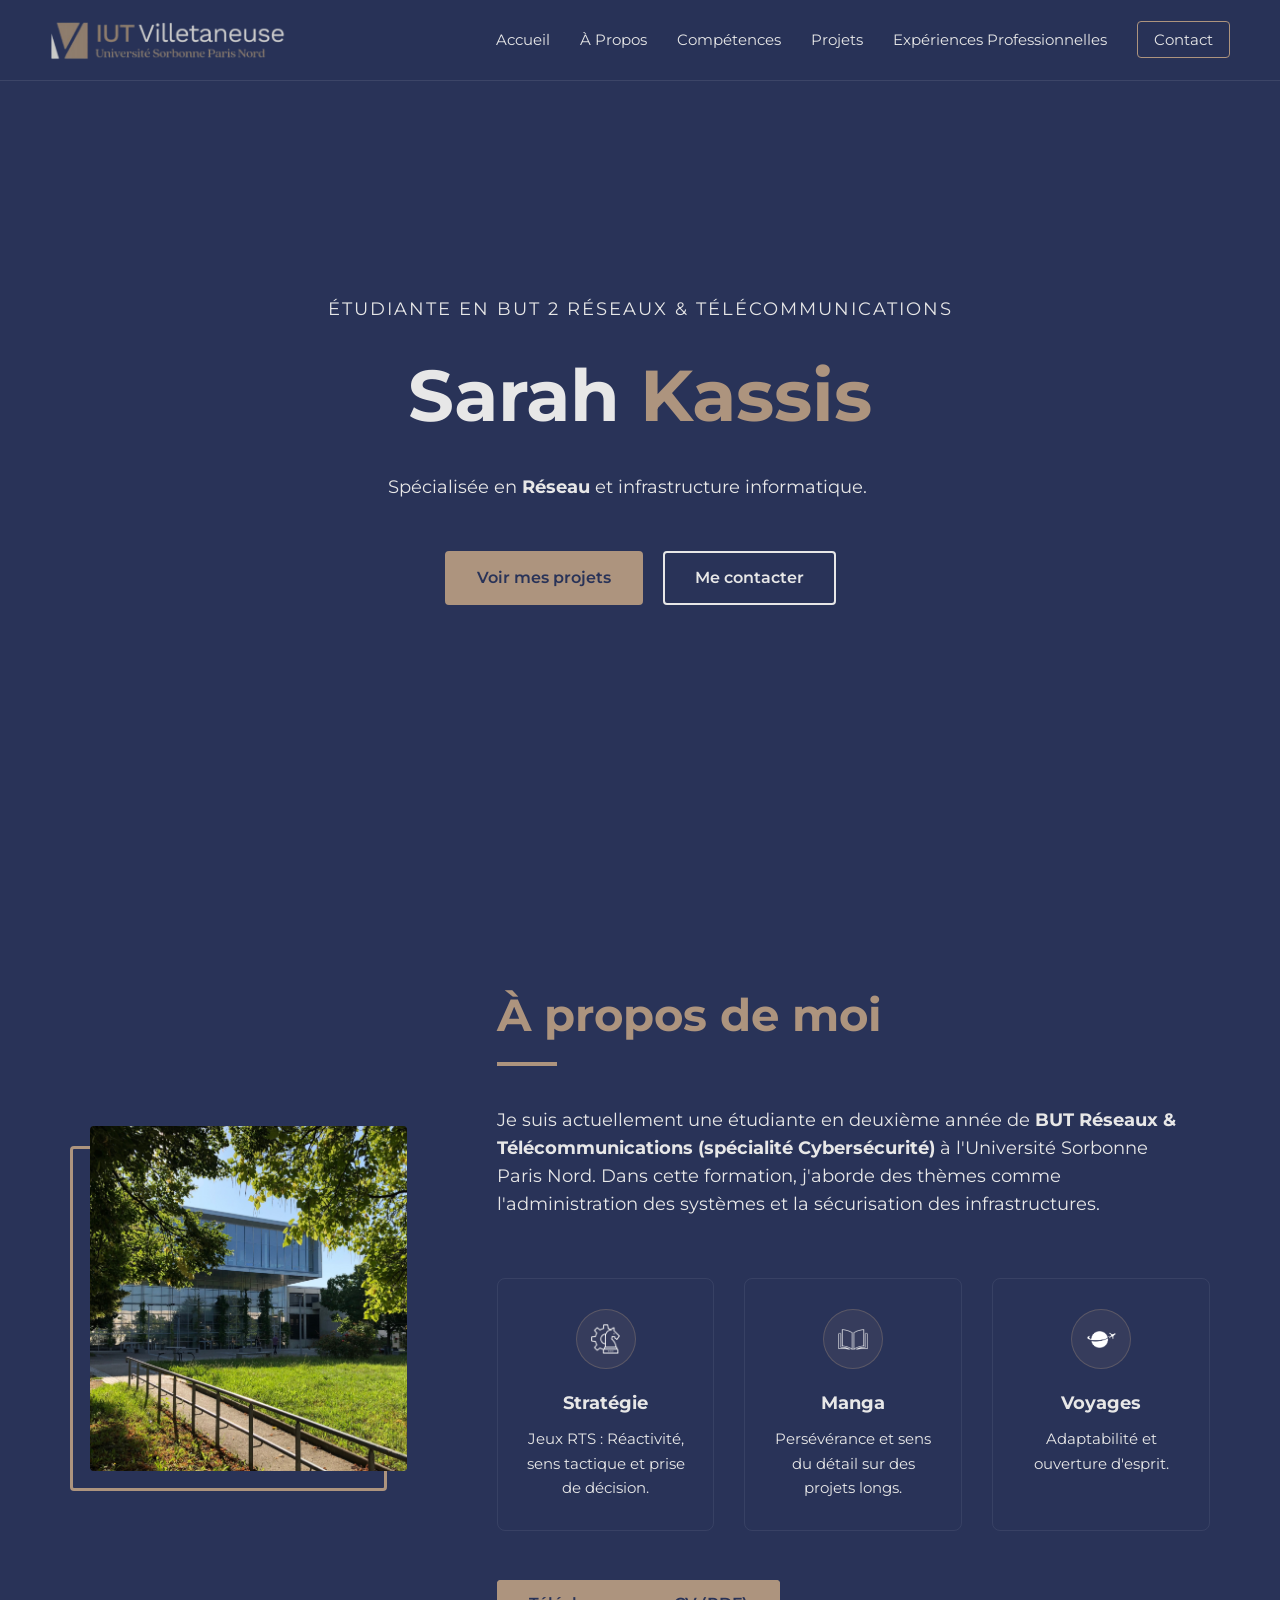
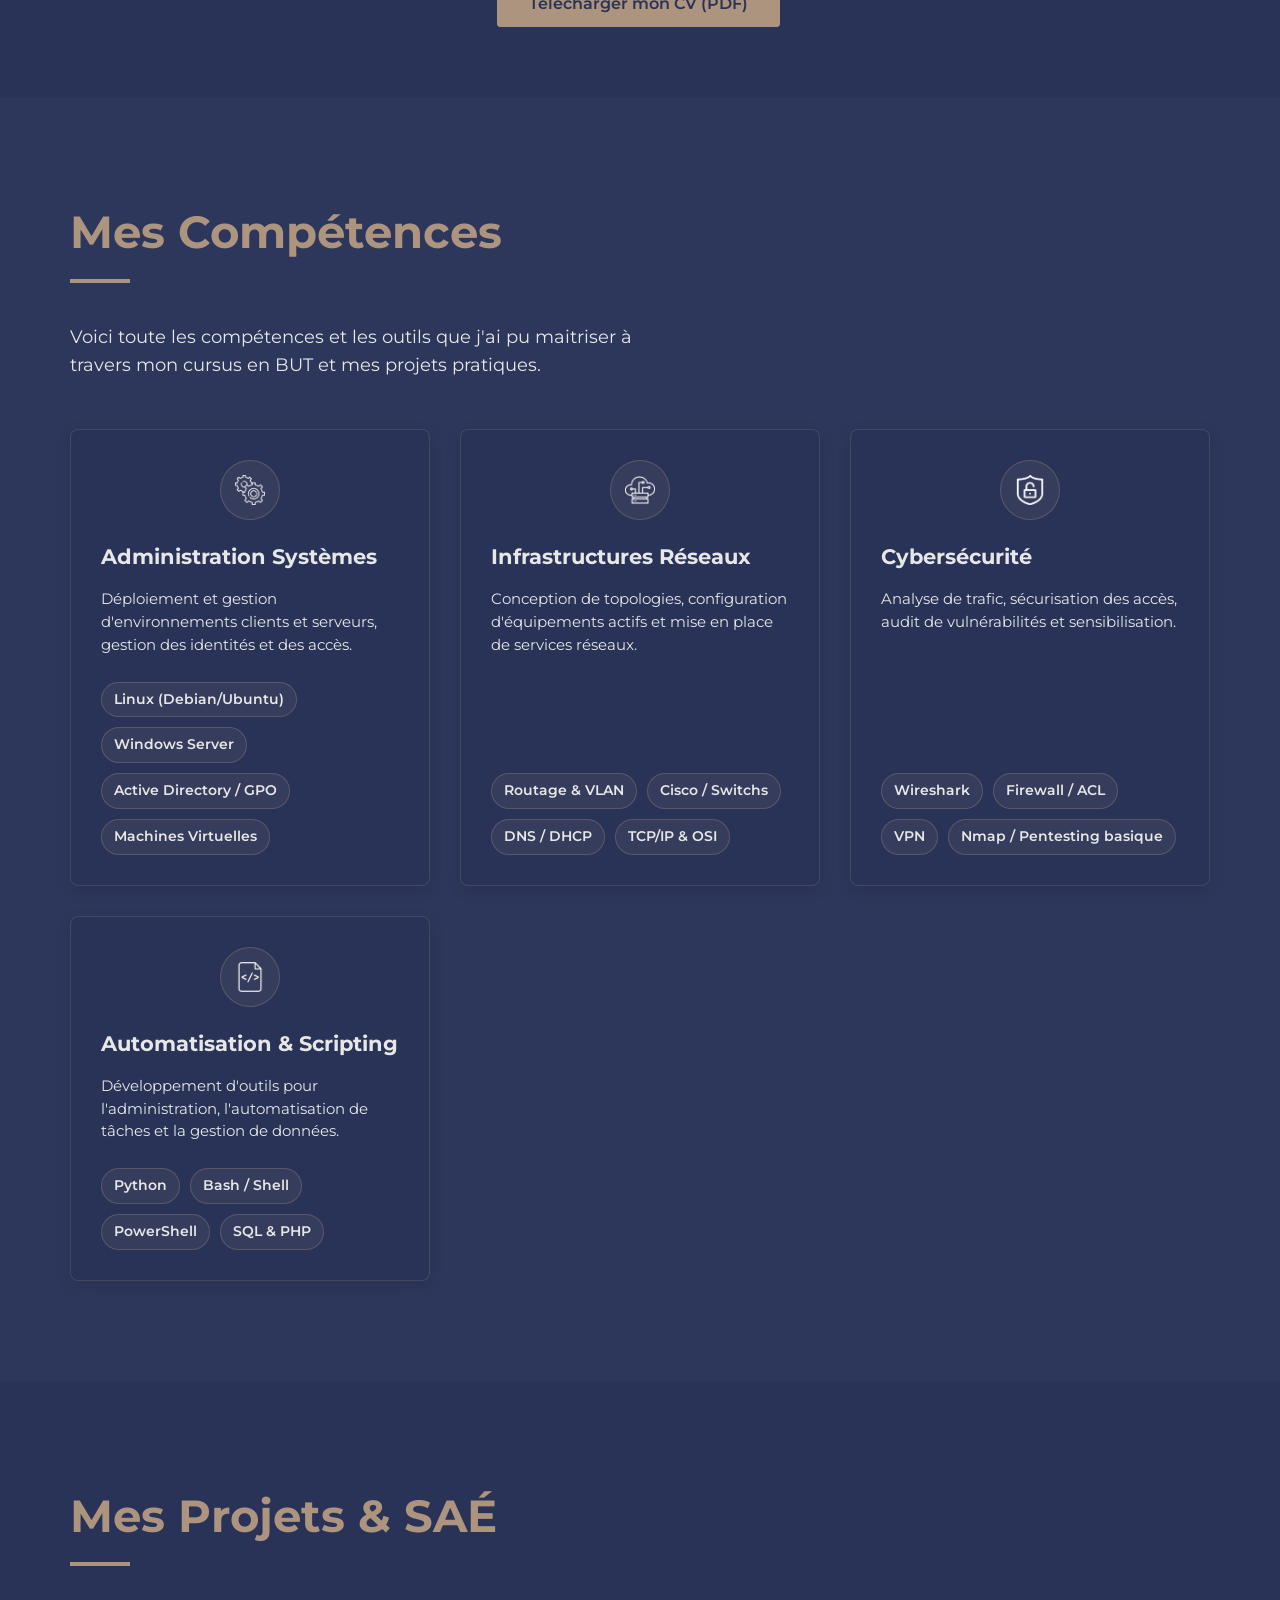
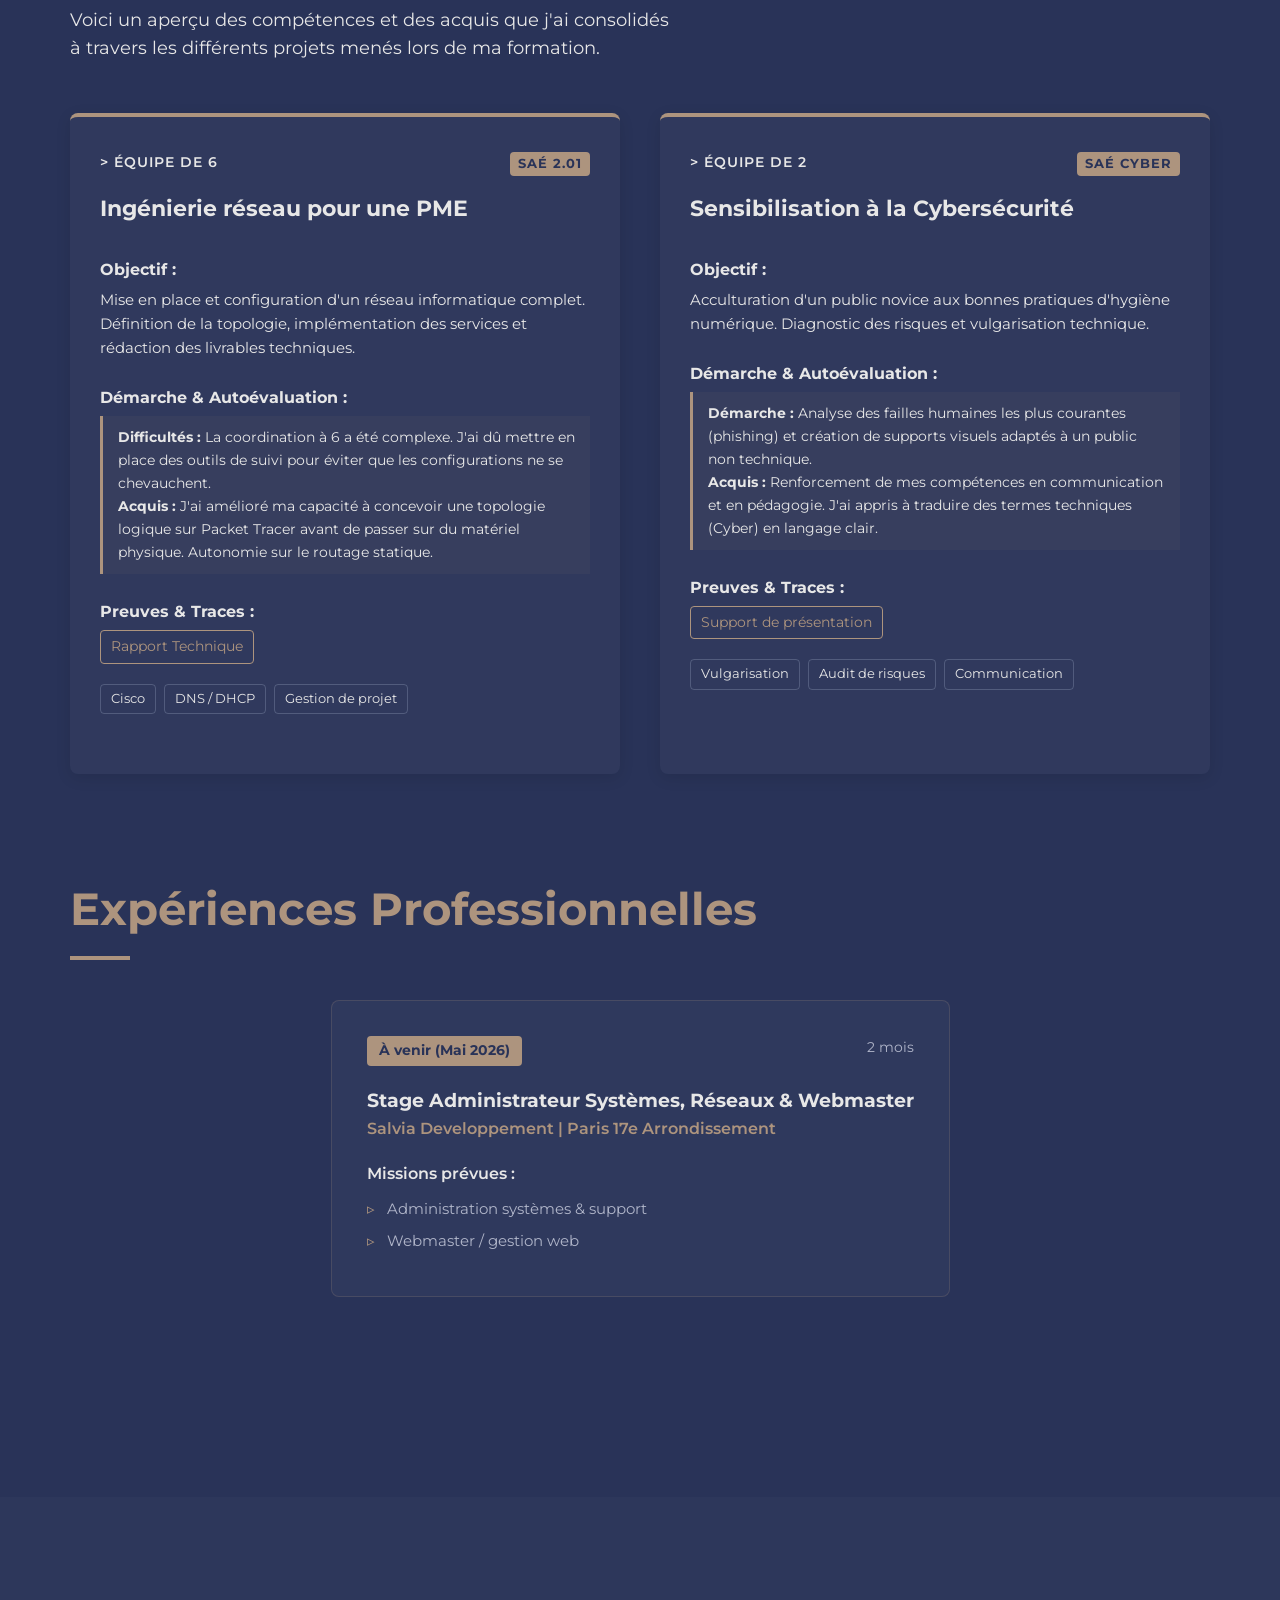
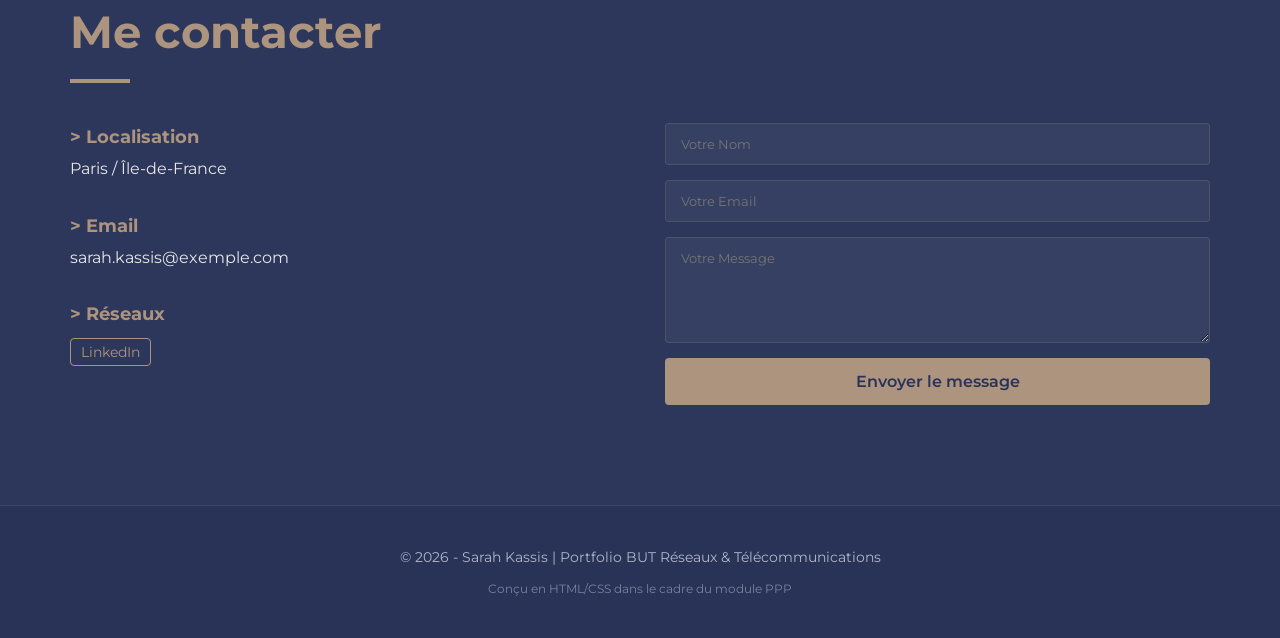
<file: Site/SitePortfolio_SarahKassis_BUT2RT/index.html>
<!DOCTYPE html>
<html lang="fr">
<head>
    <meta charset="UTF-8">
    <meta name="viewport" content="width=device-width, initial-scale=1.0"> <!-- Adaptation de tailles pour les mobiles et autres tailles d'écran -->
    <title>Sarah Kassis - Portfolio BUT2 RT</title>
    <link href="https://fonts.googleapis.com/css2?family=Montserrat:wght@300;400;600;700&display=swap" rel="stylesheet"> <!-- Police du site -->
    <link rel="stylesheet" href="style.css"> <!--Lien CSS -->
</head>
<body>

    <header class="barre-nav">
        <div class="logo">
            <img src="logo.png" alt="Logo IUTV" class="logo-img">
        </div>
        <nav>
            <ul class="lien-nav">
                <li><a href="#accueil">Accueil</a></li>
                <li><a href="#apropos">À Propos</a></li>
                <li><a href="#competences">Compétences</a></li>
                <li><a href="#projets">Projets</a></li>
                <li><a href="#expériences professionnelles">Expériences Professionnelles</a></li>
                <li><a href="#contact" class="bouton-contact-nav">Contact</a></li>
            </ul>
        </nav>
    </header>

    <section id="accueil" class="accueil">
        <div class="accueil-contenu">
            <p class="sous-titre">Étudiante en BUT 2 Réseaux & Télécommunications</p>
            <h1>Sarah <span class="highlight-texte">Kassis</span></h1>
            <p class="description">
                Spécialisée en <strong>Réseau</strong> et infrastructure informatique.
            </p>
            <div class="bouton-accueil">
                <a href="#projets" class="bouton bouton-1">Voir mes projets</a>
                <a href="#contact" class="bouton bouton-2">Me contacter</a>
            </div>
        </div>
    </section>
    <section id="apropos" class="apropos">
        <div class="box grille-apropos">
            
            <div class="box-img-apropos">
                <div class="tour-image">
                    <img src="sorbonneparis13.jpg" alt="image IUTV" class="sorbonne-img">
                </div>
            </div>
            
            <div class="apropos-contenu">
                <h2 class="titre-section">À propos de moi</h2>
                <div class="trait"></div>
                
                <p class="biographie">
                    Je suis actuellement une étudiante en deuxième année de <strong>BUT Réseaux & Télécommunications (spécialité Cybersécurité)</strong> à l'Université Sorbonne Paris Nord.
                    Dans cette formation, j'aborde des thèmes comme l'administration des systèmes et la sécurisation des infrastructures.
                </p>
                
                <div class="grille-passions">
                    
                    <div class="carte-passions">
                        <div class="conteneur-icone">
                            <img src="logo-strat.png" alt="Icône Stratégie" class="icone-image">
                        </div>
                        <h3>Stratégie</h3>
                        <p>Jeux RTS : Réactivité, sens tactique et prise de décision.</p>
                    </div>
                    
                    <div class="carte-passions">
                        <div class="conteneur-icone">
                            <img src="logo-manga.png" alt="Icône Manga" class="icone-image">
                        </div>
                        <h3>Manga</h3>
                        <p>Persévérance et sens du détail sur des projets longs.</p>
                    </div>
                    
                    <div class="carte-passions">
                        <div class="conteneur-icone">
                            <img src="logo-voyage.png" alt="Icône Voyage" class="icone-image">
                        </div>
                        <h3>Voyages</h3>
                        <p>Adaptabilité et ouverture d'esprit.</p>
                    </div>

                </div>

                <div class="cv-dl">
                    <a href="CV_Kassis_Sarah.pdf" class="bouton bouton-1" download="CV_Sarah_Kassis_BUTR&T.pdf">
                        Télécharger mon CV (PDF)
                    </a>
                </div>
                
            </div>
        </div>
    </section>
    <section id="competences" class="competences">
        <div class="box">
            <h2 class="titre-section">Mes Compétences</h2>
            <div class="trait"></div>
            
            <p class="description">
                Voici toute les compétences et les outils que j'ai pu maitriser à travers mon cursus en BUT et mes projets pratiques.
            </p>

            <div class="grille-competenses">
                <div class="carte-competenses">
                    <div class="conteneur-icone">
                        <img src="logo-sys.png" alt="Icône Systèmes" class="icone-image">
                    </div>
                    <h3>Administration Systèmes</h3>
                    <p>Déploiement et gestion d'environnements clients et serveurs, gestion des identités et des accès.</p>
                    <div class="competenses-boutons">
                        <span>Linux (Debian/Ubuntu)</span>
                        <span>Windows Server</span>
                        <span>Active Directory / GPO</span>
                        <span>Machines Virtuelles</span>
                    </div>
                </div>

                <div class="carte-competenses">
                    <div class="conteneur-icone">
                        <img src="logo-reseau.png" alt="Icône Réseaux" class="icone-image">
                    </div>
                    <h3>Infrastructures Réseaux</h3>
                    <p>Conception de topologies, configuration d'équipements actifs et mise en place de services réseaux.</p>
                    <div class="competenses-boutons">
                        <span>Routage & VLAN</span>
                        <span>Cisco / Switchs</span>
                        <span>DNS / DHCP</span>
                        <span>TCP/IP & OSI</span>
                    </div>
                </div>

                <div class="carte-competenses">
                    <div class="conteneur-icone">
                        <img src="logo-cyber.png" alt="Icône Cybersécurité" class="icone-image">
                    </div>
                    <h3>Cybersécurité</h3>
                    <p>Analyse de trafic, sécurisation des accès, audit de vulnérabilités et sensibilisation.</p>
                    <div class="competenses-boutons">
                        <span>Wireshark</span>
                        <span>Firewall / ACL</span>
                        <span>VPN</span>
                        <span>Nmap / Pentesting basique</span>
                    </div>
                </div>

                <div class="carte-competenses">
                    <div class="conteneur-icone">
                        <img src="logo-script.png" alt="Icône Scripting" class="icone-image">
                    </div>
                    <h3>Automatisation & Scripting</h3>
                    <p>Développement d'outils pour l'administration, l'automatisation de tâches et la gestion de données.</p>
                    <div class="competenses-boutons">
                        <span>Python</span>
                        <span>Bash / Shell</span>
                        <span>PowerShell</span>
                        <span>SQL & PHP</span>
                    </div>
                </div>
            </div>
                </div>

            </div>
        </div>
    </section>
    <section id="projets" class="projets">
        <div class="box">
            <h2 class="titre-section">Mes Projets & SAÉ</h2>
            <div class="trait"></div>
            
            <p class="description">
                Voici un aperçu des compétences et des acquis que j'ai consolidés à travers les différents projets menés lors de ma formation.
            </p>

            <div class="grille-projets">
                
                <div class="carte-projets">
                    <div class="header-projets">
                        <span class="equipe-projets"> > Équipe de 6</span>
                        <span class="bouton-sae">SAÉ 2.01</span> </div>
                    <h3>Ingénierie réseau pour une PME</h3>
                    
                    <div class="contenu-projet">
                        <h4>Objectif :</h4>
                        <p>Mise en place et configuration d'un réseau informatique complet. Définition de la topologie, implémentation des services et rédaction des livrables techniques.</p>
                        
                        <h4>Démarche & Autoévaluation :</h4>
                        <p class="texte-reflexion">
                            <strong>Difficultés :</strong> La coordination à 6 a été complexe. J'ai dû mettre en place des outils de suivi pour éviter que les configurations ne se chevauchent.<br>
                            <strong>Acquis :</strong> J'ai amélioré ma capacité à concevoir une topologie logique sur Packet Tracer avant de passer sur du matériel physique. Autonomie sur le routage statique.
                        </p>
                    </div>

                    <h4>Preuves & Traces :</h4>
                    <div class="preuves-projet">
                        <a href="SAE21_SarahKassis.pdf" target="_blank" class="bouton-preuve"> Rapport Technique</a>
                    </div>
                    
                    <div class="bouton-projets">
                        <span>Cisco</span>
                        <span>DNS / DHCP</span>
                        <span>Gestion de projet</span>
                    </div>
                </div>

                <div class="carte-projets">
                    <div class="header-projets">
                        <span class="equipe-projets"> > Équipe de 2</span>
                        <span class="bouton-sae">SAÉ Cyber</span>
                    </div>
                    <h3>Sensibilisation à la Cybersécurité</h3>
                    
                    <div class="contenu-projet">
                        <h4>Objectif :</h4>
                        <p>Acculturation d'un public novice aux bonnes pratiques d'hygiène numérique. Diagnostic des risques et vulgarisation technique.</p>
                        
                        <h4>Démarche & Autoévaluation :</h4>
                        <p class="texte-reflexion">
                            <strong>Démarche :</strong> Analyse des failles humaines les plus courantes (phishing) et création de supports visuels adaptés à un public non technique.<br>
                            <strong>Acquis :</strong> Renforcement de mes compétences en communication et en pédagogie. J'ai appris à traduire des termes techniques (Cyber) en langage clair.
                        </p>
                    </div>

                    <h4>Preuves & Traces :</h4>
                    <div class="preuves-projet">
                        <a href="SAE11-sarahkassis.mp4" target="_blank" class="bouton-preuve"> Support de présentation</a>
                    </div>
                    
                    <div class="bouton-projets">
                        <span>Vulgarisation</span>
                        <span>Audit de risques</span>
                        <span>Communication</span>
                    </div>
                </div>

            </div>
        </div>
    </section>
    <section id="expériences professionnelles" class="expériences professionnelles">
        <div class="box">
            <h2 class="titre-section">Expériences Professionnelles</h2>
            <div class="trait"></div>

            <div class="grille-experiences">
                <div class="grille-experiences">
                <a href="https://www.salviadeveloppement.com/" target="_blank" class="carte-experience lien-carte-exp">
                    <div class="header-exp">
                        <span class="statut-exp">À venir (Mai 2026)</span>
                        <span class="duree-exp">2 mois</span>
                    </div>
                    <h3>Stage Administrateur Systèmes, Réseaux & Webmaster</h3>
                    <p class="entreprise-exp">Salvia Developpement | Paris 17e Arrondissement</p>
                    
                    <div class="missions-exp">
                        <p>Missions prévues :</p>
                        <ul>
                            <li>Administration systèmes & support</li>
                            <li>Webmaster / gestion web</li>
                        </ul>
                    </div>
                </a> </div>
            </div>
        </div>
    </section>
    <section id="contact" class="contact">
        <div class="box">
            <h2 class="titre-section">Me contacter</h2>
            <div class="trait"></div>

            <div class="grille-contact">
                <div class="contact-info">
                    <div class="item-contact">
                        <h3>> Localisation</h3>
                        <p>Paris / Île-de-France</p>
                    </div>
                    <div class="item-contact">
                        <h3>> Email</h3>
                        <p>sarah.kassis@exemple.com</p> </div>
                    <div class="item-contact">
                        <h3>> Réseaux</h3>
                        <div class="liens-sociaux">
                            <a href="https://www.linkedin.com/in/sarah-kassis-62423a346/" target="_blank" class="bouton-preuve">LinkedIn</a>
                        </div>
                    </div>
                </div>

                <form class="formulaire-contact">
                    <input type="text" placeholder="Votre Nom" required>
                    <input type="email" placeholder="Votre Email" required>
                    <textarea placeholder="Votre Message" rows="5" required></textarea>
                    <button type="submit" class="bouton bouton-1">Envoyer le message</button>
                </form>
            </div>
        </div>
    </section>

    <footer>
        <div class="box">
            <p>&copy; 2026 - Sarah Kassis | Portfolio BUT Réseaux & Télécommunications</p>
            <p class="mention-site">Conçu en HTML/CSS dans le cadre du module PPP</p>
        </div>
    </footer>
    </body>
</html>
</file>
<file: Site/SitePortfolio_SarahKassis_BUT2RT/style.css>
/* Variables de couleurs */
:root {
    --bleu-fonce: #293358;
    --blanc: #e7e7e7;
    --beige: #ad947e;
    --bg-tranparent: rgba(41, 51, 88, 0.95);
    --bleu-clair: #5fc0ca;
    --gris: #b0b5c9;
    --carte-bg: rgba(231, 231, 231, 0.03);
    --carte-hover: rgba(173, 148, 126, 0.05);
}

/* Styles globaux */
* {
    margin: 0;
    padding: 0;
    box-sizing: border-box;
    font-family: 'Montserrat', sans-serif;
    scroll-behavior: smooth;
}

body {
    background-color: var(--bleu-fonce);
    color: var(--blanc);
    line-height: 1.6;
}

h1, h2, h3 {
    font-weight: 700;
}

/* Barre de navigation */
.barre-nav {
    position: fixed;
    top: 0;
    width: 100%;
    padding: 20px 50px;
    display: flex;
    justify-content: space-between;
    align-items: center;
    background-color: var(--bg-tranparent);
    backdrop-filter: blur(10px);
    z-index: 1000;
    border-bottom: 1px solid rgba(231, 231, 231, 0.1);
}

.logo {
    display: flex;
    align-items: center;
}

.logo-img {
    height: 40px;
    margin-right: 10px;
}

.lien-nav {
    list-style: none;
    display: flex;
    gap: 30px;
    align-items: center;
}

.lien-nav li a {
    text-decoration: none;
    color: var(--blanc);
    font-weight: 400;
    transition: color 0.3s ease;
    font-size: 0.95rem;
}

.lien-nav li a:hover {
    color: var(--beige);
}

.bouton-contact-nav {
    border: 1px solid var(--beige);
    padding: 8px 16px;
    border-radius: 4px;
    transition: all 0.3s ease;
}

.bouton-contact-nav:hover {
    background-color: var(--beige);
    color: var(--bleu-fonce) !important;
}

/* Section Accueil */
.accueil {
    height: 100vh;
    display: flex;
    justify-content: center;
    align-items: center;
    text-align: center;
}

.accueil-contenu {
    max-width: 800px;
}

.sous-titre {
    color: var(--blanc);
    font-size: 1.1rem;
    letter-spacing: 2px;
    text-transform: uppercase;
    margin-bottom: 15px;
}

h1 {
    font-size: 4.5rem;
    margin-bottom: 20px;
}

.highlight-texte {
    color: var(--beige);
}

.description {
    font-size: 1.2rem;
    color: #c3c8dd;
    margin-bottom: 40px;
}

/* Boutons */
.bouton-accueil {
    display: flex;
    gap: 20px;
    justify-content: center;
}

.bouton {
    padding: 12px 30px;
    border-radius: 4px;
    text-decoration: none;
    font-weight: 600;
    transition: all 0.3s ease;
    font-size: 1rem;
}

.bouton-1 {
    background-color: var(--beige);
    color: var(--bleu-fonce);
    border: 2px solid var(--beige);
}

.bouton-1:hover {
    background-color: transparent;
    color: var(--beige);
}

.bouton-2 {
    background-color: transparent;
    color: var(--blanc);
    border: 2px solid var(--blanc);
}

.bouton-2:hover {
    border-color: var(--beige);
    color: var(--beige);
}

/* Section À Propos */
.apropos {
    padding: 80px 0;
    background-color: transparent;
}

.box {
    max-width: 1200px;
    margin: 0 auto;
    padding: 0 30px;
}

.grille-apropos {
    display: grid;
    grid-template-columns: 1fr 2fr; 
    gap: 70px;
    align-items: center;
}

.strat-img {
    height: 40px;
    margin-right: 10px;
}

/* Titres de section (H2) */
.titre-section {
    color: var(--beige);
    font-size: 2.8rem;
    margin-bottom: 10px;
}

.trait {
    height: 4px;
    width: 60px;
    background-color: var(--beige);
    margin-bottom: 40px;
}

/* Colonne de gauche (Image) */
.box-img-apropos {
    display: flex;
    justify-content: center;
    align-items: center;
    padding: 20px;
}

.sorbonne-img {
    display: block;
    width: 100%;
    max-width: 320px;
    height: auto;
    border-radius: 4px; 
    position: relative;
    z-index: 2; 
}

.tour-image {
    position: relative;
    display: inline-block;
}

.tour-image::after {
    content: '';
    position: absolute;
    top: 20px;    
    left: -20px;
    width: 100%;
    height: 100%;
    border: 3px solid var(--beige);
    border-radius: 4px;
    z-index: 1;
    box-sizing: border-box;
    transition: all 0.3s ease;
}

/* Effet au survol */
.tour-image:hover::after {
    top: 10px;
    left: -10px;
}

/* Colonne de droite (Contenu) */
.biographie {
    font-size: 1.1rem;
    color: var(--blanc);
    margin-bottom: 60px;
    max-width: 700px;
}

/* Grille des Passions (Cartes) */
.grille-passions {
    display: grid;
    grid-template-columns: repeat(auto-fit, minmax(200px, 1fr));
    gap: 30px;
    margin-bottom: 60px;
}

.carte-passions {
    background-color: var(--card-bg);
    border: 1px solid rgba(224, 230, 237, 0.08); 
    border-radius: 8px;
    padding: 30px 25px;
    text-align: center;
    transition: all 0.3s ease;
}

.carte-passions:hover {
    transform: translateY(-8px);
    background-color: var(--card-hover);
    border-color: var(--beige);
}

.logos-passions {
    font-size: 2.2rem;
    margin-bottom: 20px;
}

.carte-passions h3 {
    font-size: 1.1rem;
    margin-bottom: 10px;
    color: var(--blanc);
}

.carte-passions p {
    font-size: 0.95rem;
    color: var(--blanc);
}

.conteneur-icone {
    width: 60px;
    height: 60px; 
    background-color: rgba(173, 148, 126, 0.1);
    border: 1px solid rgba(173, 148, 126, 0.3);
    border-radius: 50%;
    margin: 0 auto 20px auto;
    display: flex;
    justify-content: center;
    align-items: center;
    transition: all 0.3s ease;
}

.icone-image {
    width: 30px;
    height: 30px;
    object-fit: contain;
}


.passion-carte:hover .conteneur-icone {
    background-color: var(--beige);
    border-color: var(--beige);
    transform: scale(1.1);
}


/* Bouton de téléchargement */
.cv-dl {
    margin-top: 50px;
}

/* Section Compétences */
.competences {
    padding: 100px 0;
    background-color: rgba(231, 231, 231, 0.02);
}

.description {
    font-size: 1.1rem;
    color: var(--blanc);
    margin-bottom: 50px;
    max-width: 600px;
}

.grille-competenses {
    display: grid;
    grid-template-columns: repeat(auto-fit, minmax(280px, 1fr));
    gap: 30px;
    align-items: stretch;
}

/* Cartes de compétences */
.carte-competenses {
    background-color: var(--bleu-fonce);
    border: 1px solid rgba(173, 148, 126, 0.2); 
    border-radius: 8px;
    padding: 30px;
    transition: all 0.3s ease;
    box-shadow: 0 4px 15px rgba(0, 0, 0, 0.1);
    display: flex;
    flex-direction: column;
}

.carte-competenses:hover {
    transform: translateY(-5px);
    border-color: var(--beige);
    box-shadow: 0 8px 25px rgba(0, 0, 0, 0.2);
}

.carte-competenses h3 {
    font-size: 1.3rem;
    color: var(--blanc);
    margin-bottom: 15px;
}

.carte-competenses p {
    font-size: 0.95rem;
    color: var(--blanc);
    margin-bottom: 25px;
    line-height: 1.5;
    flex-grow: 1;
}

/* Badges pour les outils */
.competenses-boutons {
    display: flex;
    flex-wrap: wrap;
    gap: 10px;
    margin-top: auto;
}

.competenses-boutons span {
    background-color: rgba(173, 148, 126, 0.1);
    color: var(--accent-color);
    font-size: 0.85rem;
    font-weight: 600;
    padding: 6px 12px;
    border-radius: 20px;
    border: 1px solid rgba(173, 148, 126, 0.3);
    transition: all 0.2s ease;
}

.competenses-boutons span:hover {
    background-color: var(--beige);
    color: var(--bleu-fonce);
}

/* Section Projets */
.projets {
    padding: 100px 0;
    background-color: var(--bleu-fonce);
}

/* Grille des projets */
.grille-projets {
    display: grid;
    grid-template-columns: repeat(auto-fit, minmax(320px, 1fr));
    gap: 40px;
}

/* Carte de projet */
.carte-projets {
    background-color: rgba(231, 231, 231, 0.03);
    border-radius: 8px;
    padding: 35px 30px;
    border-top: 4px solid var(--beige);
    display: flex;
    flex-direction: column;
    transition: all 0.3s ease;
    box-shadow: 0 4px 15px rgba(0, 0, 0, 0.1);
}

.carte-projets:hover {
    transform: translateY(-8px);
    box-shadow: 0 10px 30px rgba(0, 0, 0, 0.2);
    background-color: rgba(231, 231, 231, 0.05);
}

/* En-tête de la carte (Taille de l'équipe) */
.header-projets {
    margin-bottom: 15px;
    font-size: 0.85rem;
    color: var(--blanc);
    font-weight: 600;
    letter-spacing: 1px;
    text-transform: uppercase;
}

/* Titre et description */
.carte-projets h3 {
    font-size: 1.4rem;
    color: var(--blanc);
    margin-bottom: 15px;
}

.carte-projets p {
    font-size: 0.95rem;
    color: var(--blanc);
    margin-bottom: 25px;
    line-height: 1.6;
    flex-grow: 1;
}

/* Tags outils */
.bouton-projets {
    display: flex;
    flex-wrap: wrap;
    gap: 8px;
    margin-bottom: 25px;
}

.bouton-projets span {
    background-color: transparent;
    color: var(--blanc);
    font-size: 0.8rem;
    padding: 4px 10px;
    border-radius: 4px;
    border: 1px solid rgba(158, 173, 200, 0.3);
}

/* Lien "En savoir plus" */
.lien-projets {
    text-decoration: none;
    color: var(--blanc);
    font-weight: 600;
    font-size: 0.95rem;
    transition: color 0.3s ease;
    display: inline-flex;
    align-items: center;
    gap: 8px;
}

.lien-projets:hover {
    color: var(--beige);
}

.bouton-sae {
    background-color: var(--beige);
    color: var(--bleu-fonce);
    padding: 2px 8px;
    border-radius: 4px;
    font-size: 0.8rem;
    font-weight: bold;
    float: right;
}

.contenu-projet h4 {
    color: var(--blanc);
    font-size: 1rem;
    margin-top: 15px;
    margin-bottom: 5px;
}

.texte-reflexion {
    background-color: rgba(173, 148, 126, 0.05);
    border-left: 3px solid var(--beige);
    padding: 10px 15px;
    font-size: 0.9rem !important;
    margin-bottom: 15px;
}

.preuves-projet {
    display: flex;
    gap: 10px;
    margin-top: 5px;
    margin-bottom: 20px;
    flex-wrap: wrap;
}

.bouton-preuve {
    background-color: transparent;
    border: 1px solid var(--beige);
    color: var(--beige);
    padding: 5px 10px;
    font-size: 0.85rem;
    border-radius: 4px;
    text-decoration: none;
    transition: all 0.3s ease;
}

.bouton-preuve:hover {
    background-color: var(--beige);
    color: var(--bleu-fonce);
}

/* --- Section Expériences --- */
.experiences {
    padding: 100px 0;
    background-color: var(--bleu-fonce);
}

.grille-experiences {
    display: flex;
    justify-content: center;
    margin-bottom: 100px;
}

.carte-experience {
    background-color: var(--carte-bg);
    border: 1px solid rgba(173, 148, 126, 0.2);
    border-radius: 8px;
    padding: 35px;
    width: 100%;
    max-width: 800px;
    transition: all 0.3s ease;
}

.carte-experience:hover {
    border-color: var(--beige);
    background-color: var(--carte-hover);
}

.header-exp {
    display: flex;
    justify-content: space-between;
    margin-bottom: 20px;
}

.statut-exp {
    background-color: var(--beige);
    color: var(--bleu-fonce);
    padding: 4px 12px;
    border-radius: 4px;
    font-weight: 700;
    font-size: 0.85rem;
}

.duree-exp {
    color: var(--gris);
    font-size: 0.9rem;
}

.entreprise-exp {
    color: var(--beige);
    font-weight: 600;
    margin-bottom: 20px;
}

.missions-exp p {
    font-weight: 600;
    color: var(--blanc);
    margin-bottom: 10px;
}

.missions-exp ul {
    list-style: none;
    padding-left: 0;
}

.missions-exp ul li {
    position: relative;
    padding-left: 20px;
    margin-bottom: 8px;
    color: var(--gris);
    font-size: 0.95rem;
}

.missions-exp ul li::before {
    content: "▹";
    position: absolute;
    left: 0;
    color: var(--beige);
}

.lien-carte-exp {
    text-decoration: none;
    color: inherit;
    display: block;
    cursor: pointer;
}

/* --- Section Contact --- */
.contact {
    padding: 100px 0;
    background-color: rgba(231, 231, 231, 0.02);
}

.grille-contact {
    display: grid;
    grid-template-columns: 1fr 1fr;
    gap: 50px;
    margin-top: 40px;
}

.item-contact {
    margin-bottom: 30px;
}

.item-contact h3 {
    font-size: 1.1rem;
    color: var(--beige);
    margin-bottom: 5px;
}

.liens-sociaux {
    margin-top: 10px;
}

/* Formulaire */
.formulaire-contact {
    display: flex;
    flex-direction: column;
    gap: 15px;
}

.formulaire-contact input, 
.formulaire-contact textarea {
    padding: 12px 15px;
    background-color: rgba(231, 231, 231, 0.05);
    border: 1px solid rgba(173, 148, 126, 0.2);
    border-radius: 4px;
    color: var(--blanc);
    font-family: 'Montserrat', sans-serif;
}

.formulaire-contact input:focus, 
.formulaire-contact textarea:focus {
    outline: none;
    border-color: var(--beige);
}

/* Footer */
footer {
    padding: 40px 0;
    text-align: center;
    border-top: 1px solid rgba(231, 231, 231, 0.1);
    background-color: var(--bleu-fonce);
}

footer p {
    font-size: 0.9rem;
    color: var(--gris);
}

.mention-site {
    font-size: 0.75rem !important;
    margin-top: 10px;
    opacity: 0.6;
}

/* Responsive pour mobiles */
@media (max-width: 768px) {
    .grille-contact {
        grid-template-columns: 1fr;
    }
}
</file>
